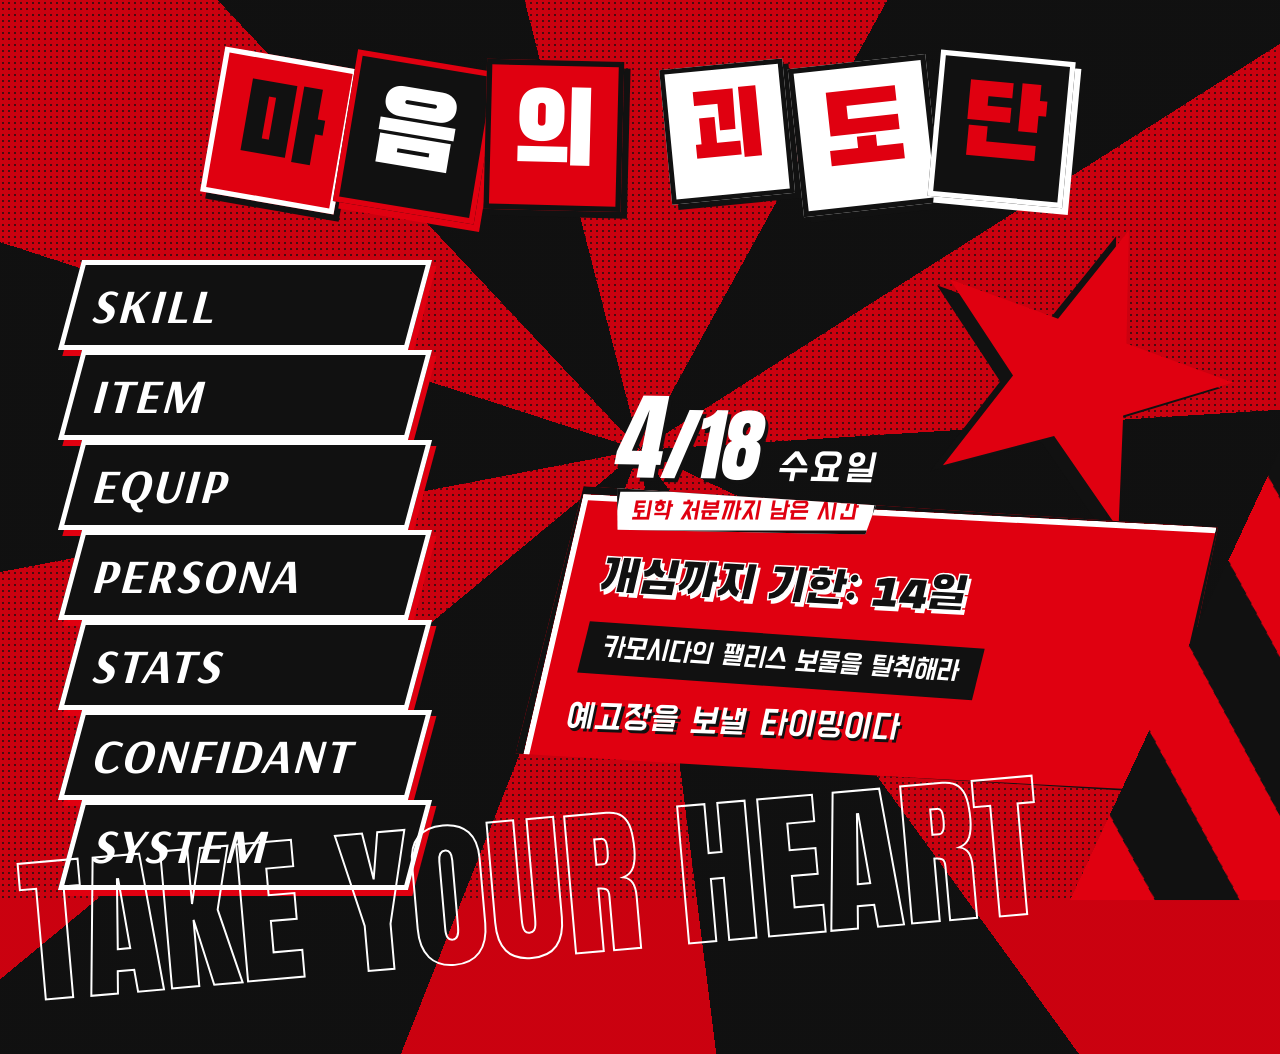
<file: index.html>
<!DOCTYPE html>
<html lang="ko">

<head>
    <meta charset="UTF-8">
    <meta name="viewport" content="width=device-width, initial-scale=1.0">
    <title>페르소나 | PERSONA</title>
    <!-- Fonts -->
    <link
        href="https://fonts.googleapis.com/css2?family=Anton&family=Black+Han+Sans&family=Do+Hyeon&family=Arsenal:ital,wght@0,400;0,700;1,400;1,700&display=swap"
        rel="stylesheet">
    <link rel="stylesheet" href="style.css">
</head>

<body>
    <!-- Transition Overlay -->
    <div class="transition-wipe" id="transition-wipe"></div>

    <!-- Background Elements -->
    <div class="background-rays"></div>
    <div class="halftone-overlay"></div>

    <main class="container">
        <!-- Logo / Title Header -->
        <header class="animate-entrance delay-1">
            <h1 class="ransom-note" id="main-title">마음의 괴도단</h1>
        </header>

        <!-- Dynamic Content Section -->
        <section class="content-panel animate-entrance delay-2">
            <!-- Main Sidebar Menu -->
            <nav class="main-menu">
                <ul>
                    <li class="menu-item"><a href="skill.html" class="nav-link" data-text="Skill">Skill</a></li>
                    <li class="menu-item"><a href="item.html" class="nav-link" data-text="Item">Item</a></li>
                    <li class="menu-item"><a href="equip.html" class="nav-link" data-text="Equip">Equip</a></li>
                    <li class="menu-item"><a href="persona.html" class="nav-link" data-text="Persona">Persona</a></li>
                    <li class="menu-item"><a href="stats.html" class="nav-link" data-text="Stats">Stats</a></li>
                    <li class="menu-item"><a href="confidant.html" class="nav-link" data-text="Confidant">Confidant</a>
                    </li>
                    <li class="menu-item"><a href="system.html" class="nav-link" data-text="System">System</a></li>
                </ul>
            </nav>

            <div class="info-box">
                <div class="date-container">
                    <span class="month">4</span>/<span class="day">18</span> <span class="weekday">수요일</span>
                </div>
                <div class="alert-box">
                    <div class="alert-label">퇴학 처분까지 남은 시간</div>
                    <div class="alert-title">개심까지 기한: 14일</div>
                    <div class="alert-subtitle">카모시다의 팰리스 보물을 탈취해라</div>
                    <div class="alert-action">예고장을 보낼 타이밍이다</div>
                </div>
            </div>
        </section>

        <!-- Animated visual elements -->
        <div class="decorative-star animate-entrance delay-3">★</div>
        <div class="decorative-text animate-entrance delay-4">TAKE YOUR HEART</div>
    </main>

    <script src="script.js"></script>
</body>

</html>
</file>
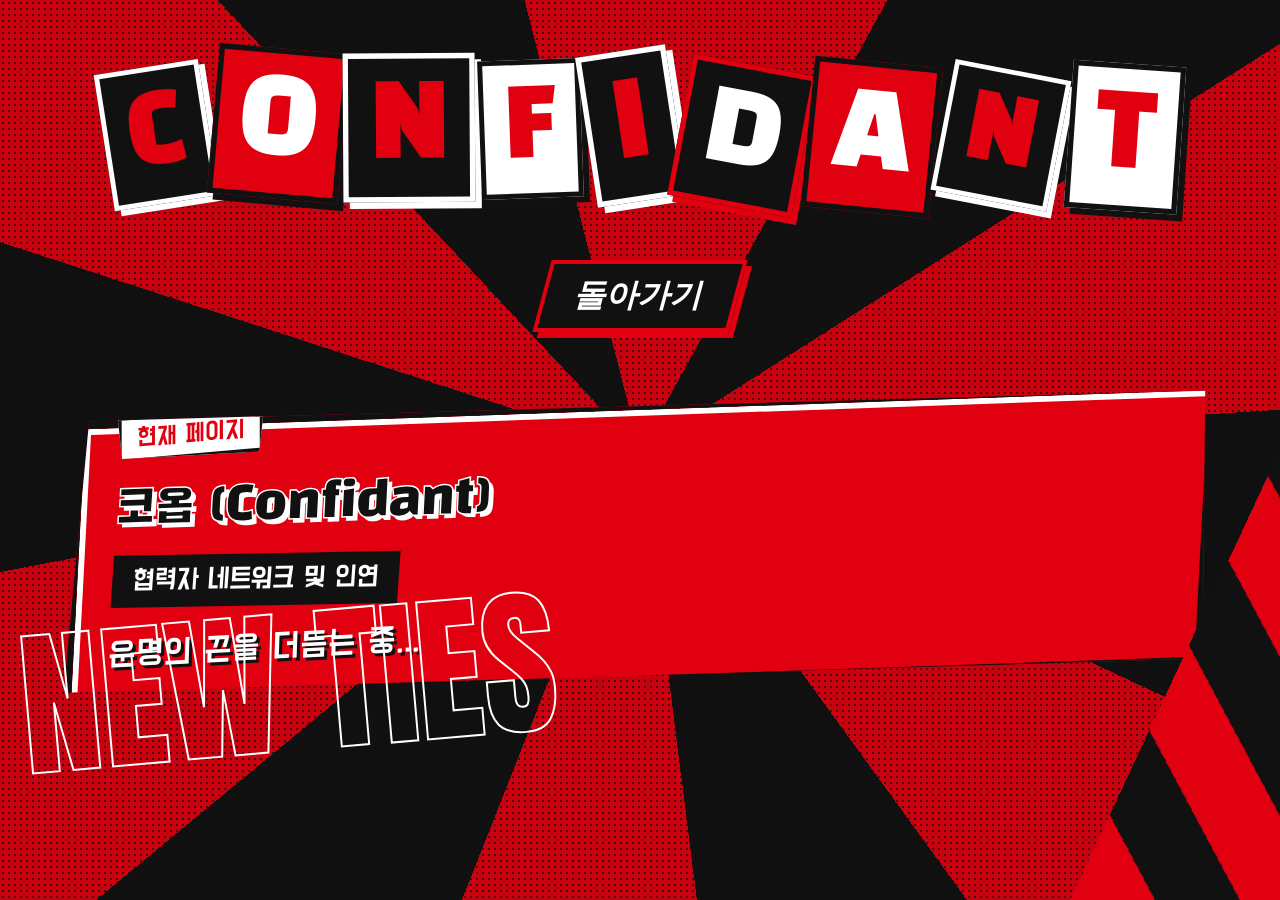
<file: confidant.html>
<!DOCTYPE html>
<html lang="ko">

<head>
    <meta charset="UTF-8">
    <meta name="viewport" content="width=device-width, initial-scale=1.0">
    <title>Confidant | 페르소나</title>
    <link
        href="https://fonts.googleapis.com/css2?family=Anton&family=Black+Han+Sans&family=Do+Hyeon&family=Arsenal:ital,wght@0,400;0,700;1,400;1,700&display=swap"
        rel="stylesheet">
    <link rel="stylesheet" href="style.css">
</head>

<body>
    <div class="transition-wipe" id="transition-wipe"></div>
    <div class="background-rays"></div>
    <div class="halftone-overlay"></div>

    <main class="container">
        <header class="animate-entrance delay-1">
            <h1 class="ransom-note" id="main-title">CONFIDANT</h1>
        </header>

        <section class="content-panel animate-entrance delay-2"
            style="justify-content: center; flex-direction: column; align-items: center; gap: 40px; margin-top: 50px;">
            <a href="index.html" class="back-link">돌아가기</a>
            <div class="info-box" style="transform: rotate(-2deg) skewX(-5deg); width: 100%;">
                <div class="alert-box">
                    <div class="alert-label">현재 페이지</div>
                    <div class="alert-title">코옵 (Confidant)</div>
                    <div class="alert-subtitle">협력자 네트워크 및 인연</div>
                    <div class="alert-action">운명의 끈을 더듬는 중...</div>
                </div>
            </div>
        </section>

        <div class="decorative-star animate-entrance delay-3"
            style="font-size: 15rem; bottom: 10%; right: 10%; top: auto;">★</div>
        <div class="decorative-text animate-entrance delay-4">NEW TIES</div>
    </main>

    <script src="script.js"></script>
</body>

</html>
</file>
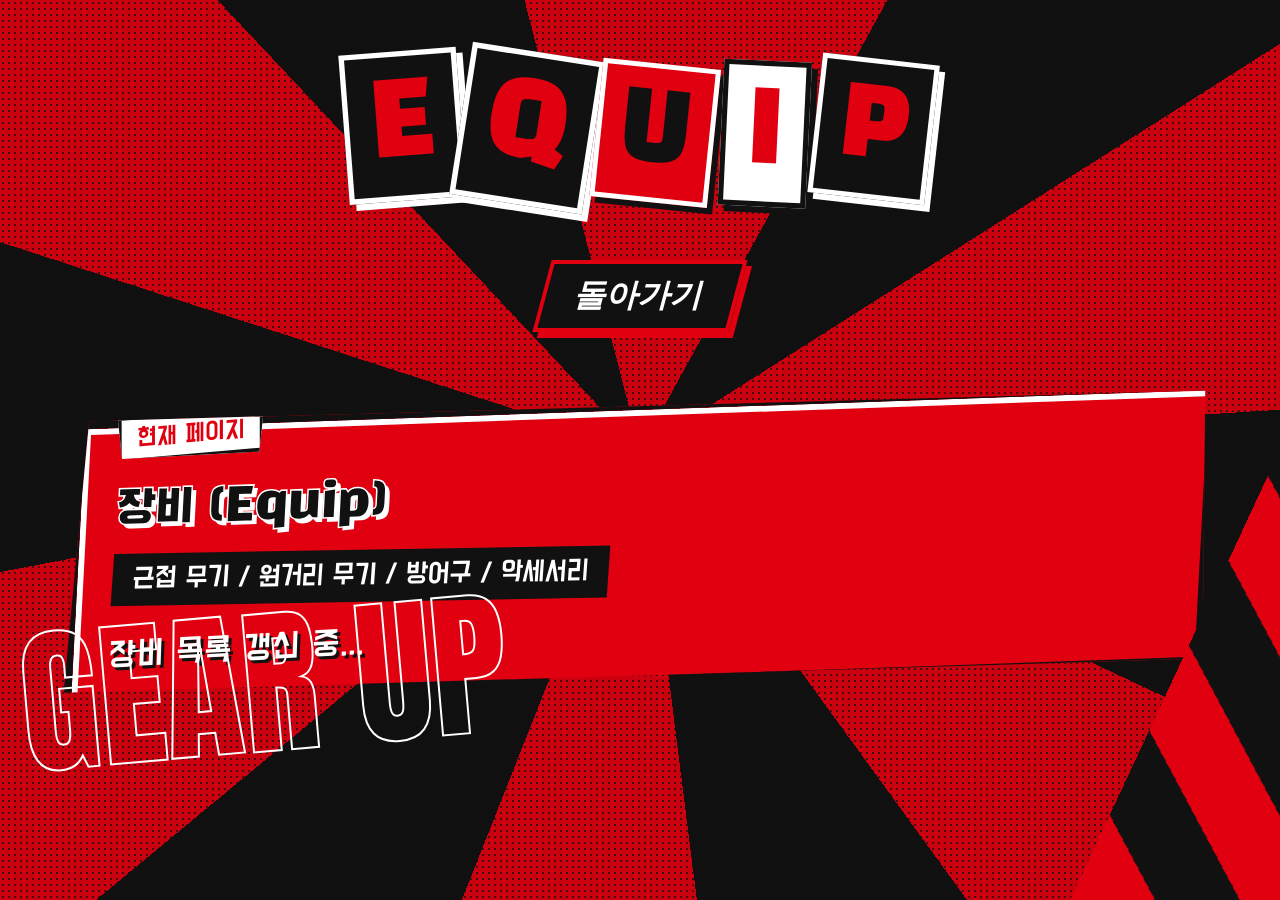
<file: equip.html>
<!DOCTYPE html>
<html lang="ko">

<head>
    <meta charset="UTF-8">
    <meta name="viewport" content="width=device-width, initial-scale=1.0">
    <title>Equip | 페르소나</title>
    <link
        href="https://fonts.googleapis.com/css2?family=Anton&family=Black+Han+Sans&family=Do+Hyeon&family=Arsenal:ital,wght@0,400;0,700;1,400;1,700&display=swap"
        rel="stylesheet">
    <link rel="stylesheet" href="style.css">
</head>

<body>
    <div class="transition-wipe" id="transition-wipe"></div>
    <div class="background-rays"></div>
    <div class="halftone-overlay"></div>

    <main class="container">
        <header class="animate-entrance delay-1">
            <h1 class="ransom-note" id="main-title">EQUIP</h1>
        </header>

        <section class="content-panel animate-entrance delay-2"
            style="justify-content: center; flex-direction: column; align-items: center; gap: 40px; margin-top: 50px;">
            <a href="index.html" class="back-link">돌아가기</a>
            <div class="info-box" style="transform: rotate(-2deg) skewX(-5deg); width: 100%;">
                <div class="alert-box">
                    <div class="alert-label">현재 페이지</div>
                    <div class="alert-title">장비 (Equip)</div>
                    <div class="alert-subtitle">근접 무기 / 원거리 무기 / 방어구 / 악세서리</div>
                    <div class="alert-action">장비 목록 갱신 중...</div>
                </div>
            </div>
        </section>

        <div class="decorative-star animate-entrance delay-3"
            style="font-size: 15rem; bottom: 10%; right: 10%; top: auto;">★</div>
        <div class="decorative-text animate-entrance delay-4">GEAR UP</div>
    </main>

    <script src="script.js"></script>
</body>

</html>
</file>
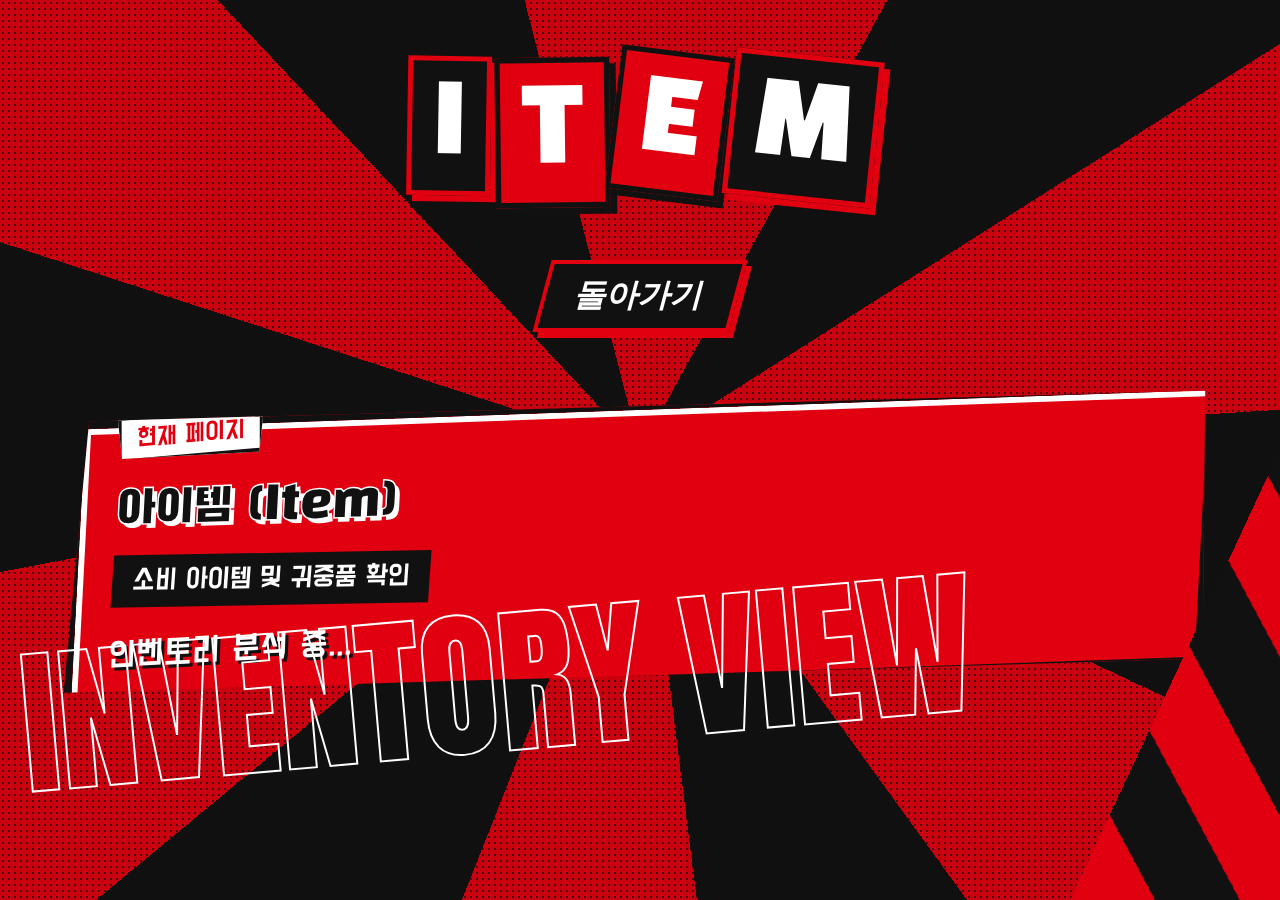
<file: item.html>
<!DOCTYPE html>
<html lang="ko">

<head>
    <meta charset="UTF-8">
    <meta name="viewport" content="width=device-width, initial-scale=1.0">
    <title>Item | 페르소나</title>
    <link
        href="https://fonts.googleapis.com/css2?family=Anton&family=Black+Han+Sans&family=Do+Hyeon&family=Arsenal:ital,wght@0,400;0,700;1,400;1,700&display=swap"
        rel="stylesheet">
    <link rel="stylesheet" href="style.css">
</head>

<body>
    <div class="transition-wipe" id="transition-wipe"></div>
    <div class="background-rays"></div>
    <div class="halftone-overlay"></div>

    <main class="container">
        <header class="animate-entrance delay-1">
            <h1 class="ransom-note" id="main-title">ITEM</h1>
        </header>

        <section class="content-panel animate-entrance delay-2"
            style="justify-content: center; flex-direction: column; align-items: center; gap: 40px; margin-top: 50px;">
            <a href="index.html" class="back-link">돌아가기</a>
            <div class="info-box" style="transform: rotate(-2deg) skewX(-5deg); width: 100%;">
                <div class="alert-box">
                    <div class="alert-label">현재 페이지</div>
                    <div class="alert-title">아이템 (Item)</div>
                    <div class="alert-subtitle">소비 아이템 및 귀중품 확인</div>
                    <div class="alert-action">인벤토리 분석 중...</div>
                </div>
            </div>
        </section>

        <div class="decorative-star animate-entrance delay-3"
            style="font-size: 15rem; bottom: 10%; right: 10%; top: auto;">★</div>
        <div class="decorative-text animate-entrance delay-4">INVENTORY VIEW</div>
    </main>

    <script src="script.js"></script>
</body>

</html>
</file>
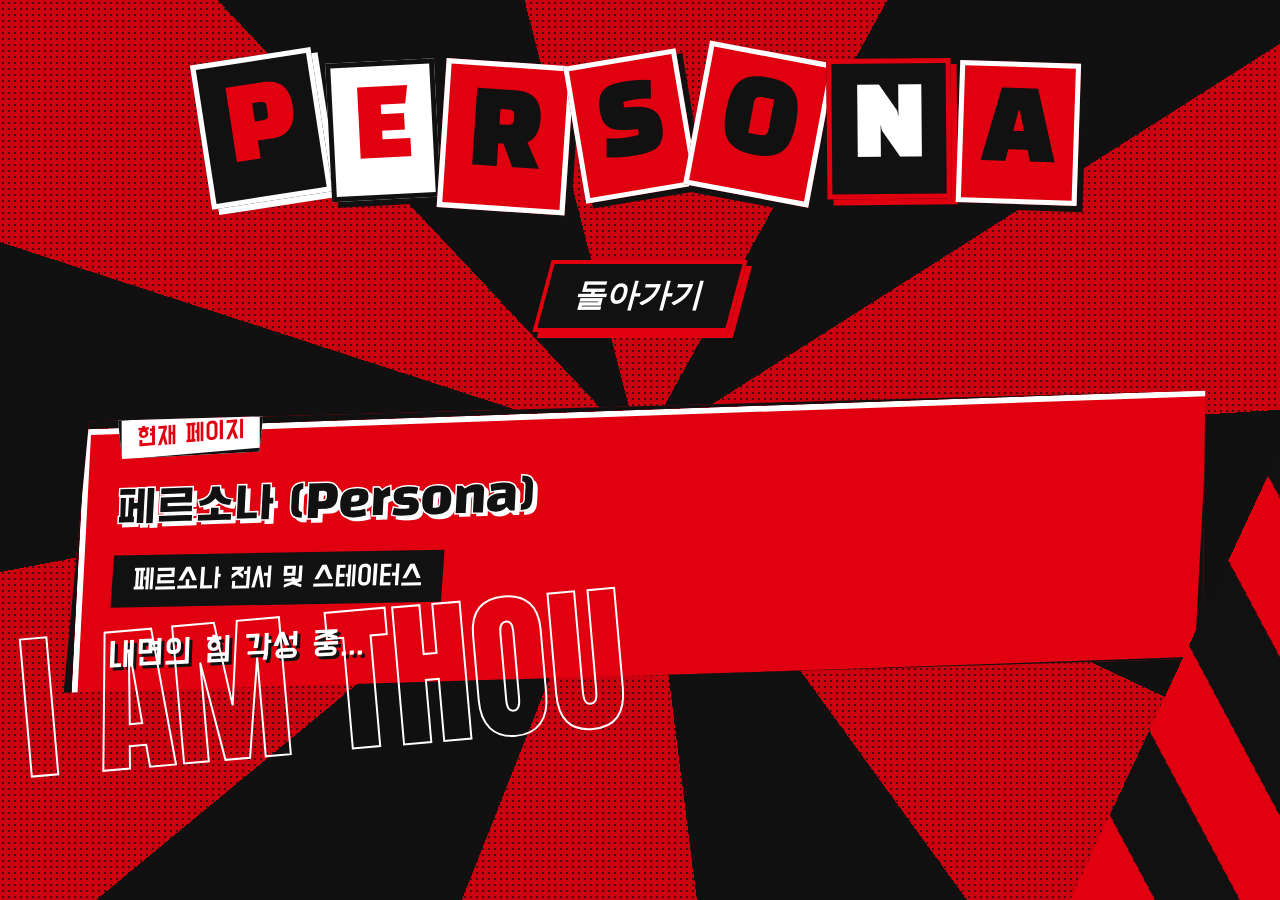
<file: persona.html>
<!DOCTYPE html>
<html lang="ko">

<head>
    <meta charset="UTF-8">
    <meta name="viewport" content="width=device-width, initial-scale=1.0">
    <title>Persona | 페르소나</title>
    <link
        href="https://fonts.googleapis.com/css2?family=Anton&family=Black+Han+Sans&family=Do+Hyeon&family=Arsenal:ital,wght@0,400;0,700;1,400;1,700&display=swap"
        rel="stylesheet">
    <link rel="stylesheet" href="style.css">
</head>

<body>
    <div class="transition-wipe" id="transition-wipe"></div>
    <div class="background-rays"></div>
    <div class="halftone-overlay"></div>

    <main class="container">
        <header class="animate-entrance delay-1">
            <h1 class="ransom-note" id="main-title">PERSONA</h1>
        </header>

        <section class="content-panel animate-entrance delay-2"
            style="justify-content: center; flex-direction: column; align-items: center; gap: 40px; margin-top: 50px;">
            <a href="index.html" class="back-link">돌아가기</a>
            <div class="info-box" style="transform: rotate(-2deg) skewX(-5deg); width: 100%;">
                <div class="alert-box">
                    <div class="alert-label">현재 페이지</div>
                    <div class="alert-title">페르소나 (Persona)</div>
                    <div class="alert-subtitle">페르소나 전서 및 스테이터스</div>
                    <div class="alert-action">내면의 힘 각성 중...</div>
                </div>
            </div>
        </section>

        <div class="decorative-star animate-entrance delay-3"
            style="font-size: 15rem; bottom: 10%; right: 10%; top: auto;">★</div>
        <div class="decorative-text animate-entrance delay-4">I AM THOU</div>
    </main>

    <script src="script.js"></script>
</body>

</html>
</file>
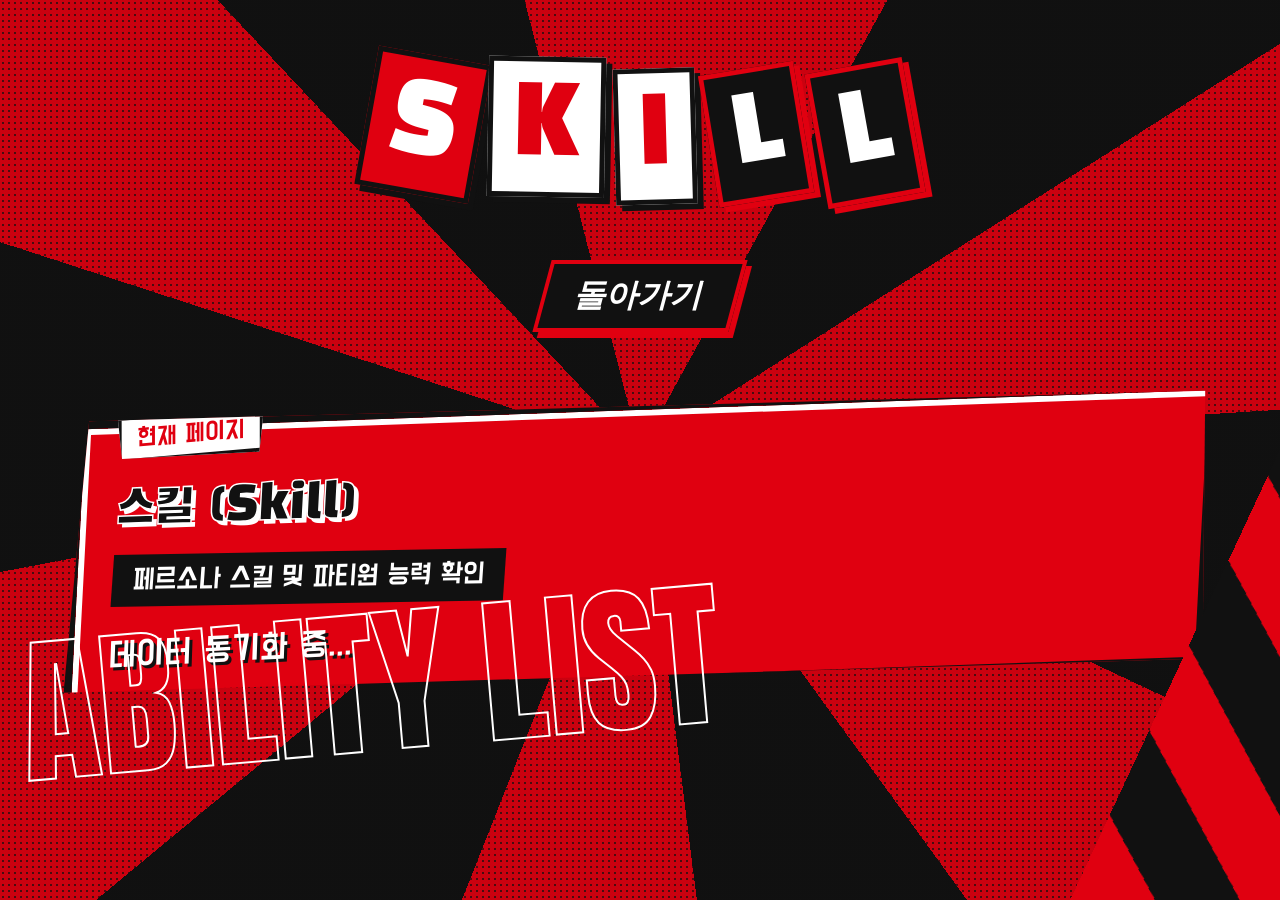
<file: skill.html>
<!DOCTYPE html>
<html lang="ko">

<head>
    <meta charset="UTF-8">
    <meta name="viewport" content="width=device-width, initial-scale=1.0">
    <title>Skill | 페르소나</title>
    <link
        href="https://fonts.googleapis.com/css2?family=Anton&family=Black+Han+Sans&family=Do+Hyeon&family=Arsenal:ital,wght@0,400;0,700;1,400;1,700&display=swap"
        rel="stylesheet">
    <link rel="stylesheet" href="style.css">
</head>

<body>
    <div class="transition-wipe" id="transition-wipe"></div>
    <div class="background-rays"></div>
    <div class="halftone-overlay"></div>

    <main class="container">
        <header class="animate-entrance delay-1">
            <h1 class="ransom-note" id="main-title">SKILL</h1>
        </header>

        <section class="content-panel animate-entrance delay-2"
            style="justify-content: center; flex-direction: column; align-items: center; gap: 40px; margin-top: 50px;">
            <a href="index.html" class="back-link">돌아가기</a>
            <div class="info-box" style="transform: rotate(-2deg) skewX(-5deg); width: 100%;">
                <div class="alert-box">
                    <div class="alert-label">현재 페이지</div>
                    <div class="alert-title">스킬 (Skill)</div>
                    <div class="alert-subtitle">페르소나 스킬 및 파티원 능력 확인</div>
                    <div class="alert-action">데이터 동기화 중...</div>
                </div>
            </div>
        </section>

        <div class="decorative-star animate-entrance delay-3"
            style="font-size: 15rem; bottom: 10%; right: 10%; top: auto;">★</div>
        <div class="decorative-text animate-entrance delay-4">ABILITY LIST</div>
    </main>

    <script src="script.js"></script>
</body>

</html>
</file>
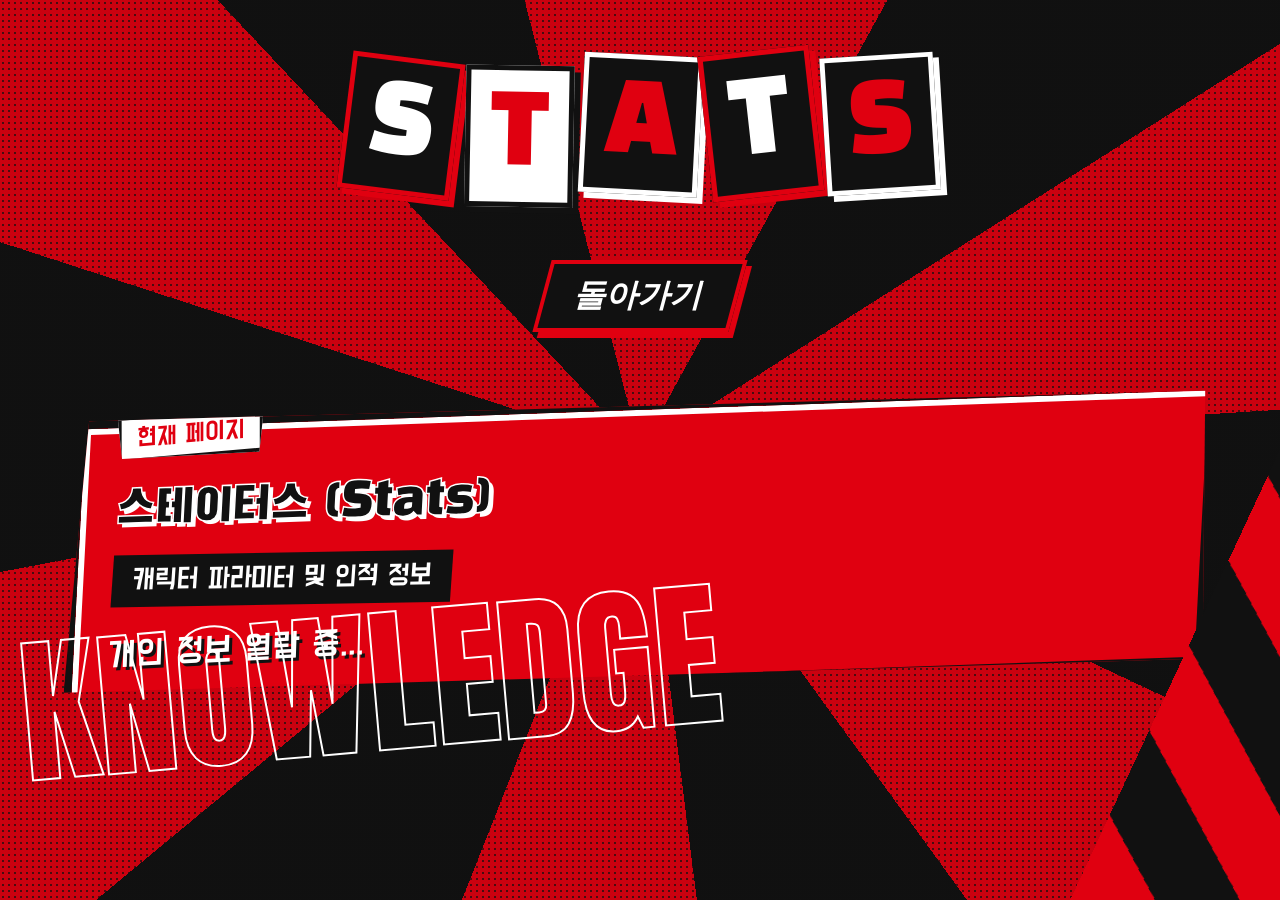
<file: stats.html>
<!DOCTYPE html>
<html lang="ko">

<head>
    <meta charset="UTF-8">
    <meta name="viewport" content="width=device-width, initial-scale=1.0">
    <title>Stats | 페르소나</title>
    <link
        href="https://fonts.googleapis.com/css2?family=Anton&family=Black+Han+Sans&family=Do+Hyeon&family=Arsenal:ital,wght@0,400;0,700;1,400;1,700&display=swap"
        rel="stylesheet">
    <link rel="stylesheet" href="style.css">
</head>

<body>
    <div class="transition-wipe" id="transition-wipe"></div>
    <div class="background-rays"></div>
    <div class="halftone-overlay"></div>

    <main class="container">
        <header class="animate-entrance delay-1">
            <h1 class="ransom-note" id="main-title">STATS</h1>
        </header>

        <section class="content-panel animate-entrance delay-2"
            style="justify-content: center; flex-direction: column; align-items: center; gap: 40px; margin-top: 50px;">
            <a href="index.html" class="back-link">돌아가기</a>
            <div class="info-box" style="transform: rotate(-2deg) skewX(-5deg); width: 100%;">
                <div class="alert-box">
                    <div class="alert-label">현재 페이지</div>
                    <div class="alert-title">스테이터스 (Stats)</div>
                    <div class="alert-subtitle">캐릭터 파라미터 및 인적 정보</div>
                    <div class="alert-action">개인 정보 열람 중...</div>
                </div>
            </div>
        </section>

        <div class="decorative-star animate-entrance delay-3"
            style="font-size: 15rem; bottom: 10%; right: 10%; top: auto;">★</div>
        <div class="decorative-text animate-entrance delay-4">KNOWLEDGE</div>
    </main>

    <script src="script.js"></script>
</body>

</html>
</file>
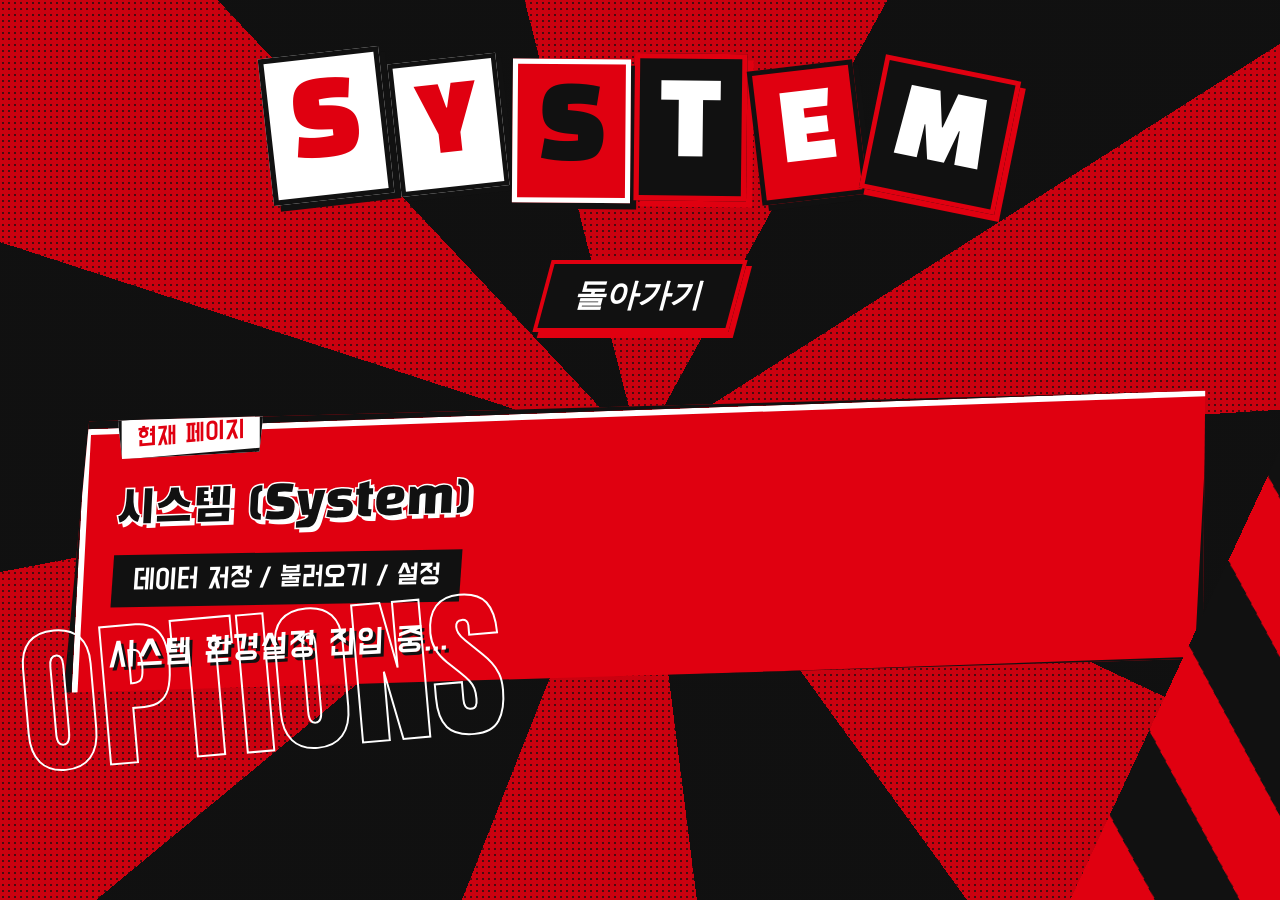
<file: system.html>
<!DOCTYPE html>
<html lang="ko">

<head>
    <meta charset="UTF-8">
    <meta name="viewport" content="width=device-width, initial-scale=1.0">
    <title>System | 페르소나</title>
    <link
        href="https://fonts.googleapis.com/css2?family=Anton&family=Black+Han+Sans&family=Do+Hyeon&family=Arsenal:ital,wght@0,400;0,700;1,400;1,700&display=swap"
        rel="stylesheet">
    <link rel="stylesheet" href="style.css">
</head>

<body>
    <div class="transition-wipe" id="transition-wipe"></div>
    <div class="background-rays"></div>
    <div class="halftone-overlay"></div>

    <main class="container">
        <header class="animate-entrance delay-1">
            <h1 class="ransom-note" id="main-title">SYSTEM</h1>
        </header>

        <section class="content-panel animate-entrance delay-2"
            style="justify-content: center; flex-direction: column; align-items: center; gap: 40px; margin-top: 50px;">
            <a href="index.html" class="back-link">돌아가기</a>
            <div class="info-box" style="transform: rotate(-2deg) skewX(-5deg); width: 100%;">
                <div class="alert-box">
                    <div class="alert-label">현재 페이지</div>
                    <div class="alert-title">시스템 (System)</div>
                    <div class="alert-subtitle">데이터 저장 / 불러오기 / 설정</div>
                    <div class="alert-action">시스템 환경설정 진입 중...</div>
                </div>
            </div>
        </section>

        <div class="decorative-star animate-entrance delay-3"
            style="font-size: 15rem; bottom: 10%; right: 10%; top: auto;">★</div>
        <div class="decorative-text animate-entrance delay-4">OPTIONS</div>
    </main>

    <script src="script.js"></script>
</body>

</html>
</file>
<file: style.css>
:root {
    --p5-red: #E00010;
    /* 강렬한 빨강 */
    --p5-black: #111111;
    /* 거의 완전한 검정 */
    --p5-white: #FFFFFF;
    /* 흰색 */
}

* {
    margin: 0;
    padding: 0;
    box-sizing: border-box;
    cursor: default;
}

body {
    background-color: var(--p5-black);
    color: var(--p5-white);
    font-family: 'Black Han Sans', 'Do Hyeon', 'Anton', sans-serif;
    overflow-x: hidden;
    position: relative;
    min-height: 100vh;
}

/* Background effects */
.background-rays {
    position: fixed;
    top: 50%;
    left: 50%;
    width: 200vw;
    height: 200vh;
    transform: translate(-50%, -50%);
    background: repeating-conic-gradient(var(--p5-red) 0% 8%,
            var(--p5-black) 8% 16%);
    z-index: -2;
    opacity: 0.9;
    animation: rotateRays 90s linear infinite;
}

@keyframes rotateRays {
    from {
        transform: translate(-50%, -50%) rotate(0deg);
    }

    to {
        transform: translate(-50%, -50%) rotate(360deg);
    }
}

.halftone-overlay {
    position: fixed;
    top: 0;
    left: 0;
    width: 100vw;
    height: 100vh;
    background-image: radial-gradient(var(--p5-black) 25%, transparent 25%);
    background-size: 6px 6px;
    background-position: 0 0, 3px 3px;
    z-index: -1;
    opacity: 0.7;
}

.container {
    max-width: 1400px;
    margin: 0 auto;
    padding: 40px 20px;
    position: relative;
    z-index: 10;
}

/* Ransom Note Header */
header {
    text-align: center;
    margin-bottom: 60px;
    margin-top: 20px;
}

.ransom-note {
    display: flex;
    justify-content: center;
    align-items: center;
    gap: 8px;
    font-size: 6rem;
    font-weight: 400;
    /* Black Han Sans is already bold */
}

.char-box {
    display: inline-block;
    padding: 5px 20px;
    text-transform: uppercase;
    font-family: 'Black Han Sans', sans-serif;
    letter-spacing: -1px;
    transition: transform 0.1s cubic-bezier(0.175, 0.885, 0.32, 1.275);
    user-select: none;
}

.char-box:hover {
    transform: scale(1.15) rotate(0deg) !important;
    z-index: 20;
    cursor: pointer;
}

/* Flex Container for Menu + Info Box */
.content-panel {
    display: flex;
    justify-content: space-between;
    align-items: center;
    padding: 0 50px;
}

/* Menu */
.main-menu {
    position: relative;
    width: 350px;
    display: flex;
    flex-direction: column;
    gap: 12px;
}

.menu-item {
    list-style: none;
    position: relative;
    transform: skewX(-15deg);
    transition: transform 0.1s ease;
}

.menu-item a {
    display: block;
    background-color: var(--p5-black);
    color: var(--p5-white);
    text-decoration: none;
    padding: 10px 20px;
    font-size: 3rem;
    font-family: 'Arsenal', 'Anton', sans-serif;
    font-weight: 700;
    text-transform: uppercase;
    position: relative;
    border: 5px solid var(--p5-white);
    box-shadow: 6px 6px 0 var(--p5-red);
    overflow: hidden;
    letter-spacing: 2px;
}

.menu-item:hover {
    transform: skewX(-18deg) translateX(40px) scale(1.1);
    z-index: 10;
}

.menu-item:hover a {
    background-color: var(--p5-red);
    color: var(--p5-white);
    border-color: var(--p5-black);
    box-shadow: 6px 6px 0 var(--p5-white);
    animation: p5HoverShake 0.1s infinite alternate;
    cursor: pointer;
}

@keyframes p5HoverShake {
    0% {
        transform: translate(2px, 2px);
    }

    100% {
        transform: translate(-2px, -1px);
    }
}

/* Info Box (Deadline / Alert UI) */
.info-box {
    width: 650px;
    transform: rotate(3deg) skewX(-10deg);
}

.date-container {
    font-family: 'Anton', 'Do Hyeon', sans-serif;
    font-size: 5rem;
    color: var(--p5-white);
    text-shadow: 4px 4px 0 var(--p5-black);
    margin-bottom: -10px;
    transform: translateX(30px) rotate(-2deg);
}

.date-container .month {
    font-size: 6rem;
}

.date-container .weekday {
    font-size: 2.5rem;
    letter-spacing: 2px;
}

.alert-box {
    background-color: var(--p5-red);
    border: 8px solid var(--p5-black);
    box-shadow: 15px 15px 0 var(--p5-black), inset 6px 6px 0 var(--p5-white);
    padding: 25px 35px;
    color: var(--p5-black);
    clip-path: polygon(1% 0%, 99% 3%, 100% 98%, 0% 96%);
    /* jagged edges */
}

.alert-label {
    background-color: var(--p5-white);
    color: var(--p5-red);
    display: inline-block;
    padding: 4px 15px;
    font-size: 1.6rem;
    font-family: 'Do Hyeon', sans-serif;
    transform: rotate(-3deg) translateY(-40px);
    border: 4px solid var(--p5-black);
    box-shadow: 4px 4px 0 var(--p5-black);
    clip-path: polygon(0 0, 100% 10%, 97% 100%, 3% 90%);
}

.alert-title {
    font-size: 3rem;
    font-family: 'Black Han Sans', sans-serif;
    color: var(--p5-black);
    -webkit-text-stroke: 1.5px var(--p5-white);
    text-shadow: 4px 4px 0 var(--p5-white);
    line-height: 1.1;
    margin-top: -15px;
    letter-spacing: -1px;
}

.alert-subtitle {
    background-color: var(--p5-black);
    color: var(--p5-white);
    display: inline-block;
    padding: 8px 20px;
    font-size: 1.8rem;
    margin-top: 20px;
    font-family: 'Do Hyeon', sans-serif;
    transform: rotate(1deg);
    box-shadow: 3px 3px 0 var(--p5-red);
}

.alert-action {
    color: var(--p5-white);
    font-size: 2.2rem;
    text-transform: uppercase;
    font-family: 'Do Hyeon', sans-serif;
    margin-top: 15px;
    letter-spacing: 1px;
    text-shadow: 3px 3px 0 var(--p5-black);
    transform: rotate(-1deg);
}

/* Decorative visual pieces */
.decorative-star {
    position: absolute;
    right: 5%;
    top: 15%;
    font-size: 25rem;
    color: var(--p5-red);
    text-shadow: -10px 10px 0 var(--p5-black);
    opacity: 0.6;
    z-index: -1;
    transform: rotate(20deg);
    animation: starPulse 2.5s infinite alternate ease-in-out;
}

@keyframes starPulse {
    0% {
        transform: rotate(15deg) scale(0.95);
        opacity: 0.5;
    }

    100% {
        transform: rotate(25deg) scale(1.05);
        opacity: 0.8;
    }
}

.decorative-text {
    position: absolute;
    bottom: -80px;
    left: 20px;
    font-size: 10rem;
    font-family: 'Anton', sans-serif;
    color: transparent;
    -webkit-text-stroke: 2px var(--p5-white);
    opacity: 0.2;
    transform: rotate(-5deg);
    white-space: nowrap;
    z-index: 5;
    pointer-events: none;
}

/* --- Page Transition & Entrance --- */
.transition-wipe {
    position: fixed;
    top: 0;
    left: -20vw;
    width: 140vw;
    height: 100vh;
    background: repeating-linear-gradient(45deg, var(--p5-red), var(--p5-red) 60px, var(--p5-black) 60px, var(--p5-black) 120px);
    z-index: 9999;
    transform: translateX(0vw) skewX(-25deg);
    /* 초기에는 화면을 덮고 있음 */
    pointer-events: none;
    transition: transform 0.6s cubic-bezier(0.8, 0, 0.2, 1);
}

body.loaded .transition-wipe {
    transform: translateX(120vw) skewX(-25deg);
    /* 우측으로 치워짐 */
}

.animate-entrance {
    opacity: 0;
    transform: translateY(40px) scale(0.95) skewX(-5deg);
    transition: all 0.5s cubic-bezier(0.175, 0.885, 0.32, 1.275);
}

.animate-entrance.entered {
    opacity: 1;
    transform: translateY(0) scale(1) skewX(0deg);
}

/* 기존 Transform을 가지고 있는 요소들은 특별 처리 */
.decorative-star.animate-entrance {
    transform: translateY(100px) rotate(0deg);
}

.decorative-star.animate-entrance.entered {
    transform: rotate(20deg);
}

.decorative-text.animate-entrance {
    transform: translateY(50px) rotate(0deg);
}

.decorative-text.animate-entrance.entered {
    transform: rotate(-5deg);
}

.delay-1 {
    transition-delay: 0.3s;
}

.delay-2 {
    transition-delay: 0.4s;
}

.delay-3 {
    transition-delay: 0.5s;
}

.delay-4 {
    transition-delay: 0.6s;
}

/* 뒤로가기 링크 공통 스타일 */
.back-link {
    display: inline-block;
    color: var(--p5-white);
    background-color: var(--p5-black);
    border: 4px solid var(--p5-red);
    padding: 10px 30px;
    font-size: 2rem;
    font-family: 'Arsenal', sans-serif;
    font-weight: bold;
    text-transform: uppercase;
    text-decoration: none;
    transform: skewX(-15deg);
    box-shadow: 6px 6px 0 var(--p5-red);
    transition: all 0.1s;
    margin-bottom: 30px;
}

.back-link:hover {
    background-color: var(--p5-red);
    color: var(--p5-black);
    border-color: var(--p5-white);
    box-shadow: 6px 6px 0 var(--p5-white);
    transform: skewX(-20deg) scale(1.1);
    animation: p5HoverShake 0.1s infinite alternate;
}

/* --- Mobile Optimization --- */
@media screen and (max-width: 768px) {
    .container {
        padding: 15px 5px;
        overflow-x: hidden;
    }

    header {
        margin-bottom: 30px;
        margin-top: 10px;
    }

    .ransom-note {
        font-size: 2.2rem;
        gap: 3px;
        flex-wrap: wrap;
        /* allow wrapping on very small screens */
    }

    .char-box {
        padding: 3px 8px;
    }

    .content-panel {
        flex-direction: column;
        padding: 0 5px;
        gap: 25px;
    }

    .main-menu {
        width: 90%;
        max-width: 320px;
        margin: 0 auto;
    }

    .menu-item {
        transform: skewX(-8deg);
        /* reduce skew on mobile */
    }

    .menu-item a {
        font-size: 1.8rem;
        padding: 6px 12px;
        border-width: 2px;
        box-shadow: 4px 4px 0 var(--p5-red);
        letter-spacing: 1px;
    }

    .menu-item:hover {
        transform: skewX(-10deg) translateX(10px) scale(1.05);
    }

    .menu-item:hover a {
        box-shadow: 4px 4px 0 var(--p5-white);
    }

    .info-box {
        width: 100%;
        max-width: 340px;
        transform: rotate(0) skewX(-2deg);
        /* straighten out */
        margin: 0 auto;
    }

    .date-container {
        font-size: 2.5rem;
        transform: translateX(10px) rotate(-1deg);
        margin-bottom: -5px;
    }

    .date-container .month {
        font-size: 3.5rem;
    }

    .date-container .weekday {
        font-size: 1.4rem;
    }

    .alert-box {
        padding: 15px 15px;
        border-width: 4px;
        box-shadow: 8px 8px 0 var(--p5-black), inset 3px 3px 0 var(--p5-white);
        clip-path: polygon(1% 0%, 99% 2%, 100% 99%, 0% 98%);
    }

    .alert-label {
        font-size: 1.1rem;
        padding: 2px 8px;
        transform: rotate(-2deg) translateY(-22px);
        box-shadow: 2px 2px 0 var(--p5-black);
    }

    .alert-title {
        font-size: 1.8rem;
        margin-top: -10px;
        -webkit-text-stroke: 1px var(--p5-white);
        text-shadow: 2px 2px 0 var(--p5-white);
    }

    .alert-subtitle {
        font-size: 1.2rem;
        padding: 5px 10px;
        margin-top: 10px;
    }

    .alert-action {
        font-size: 1.3rem;
        margin-top: 8px;
        letter-spacing: 0;
    }

    .decorative-star {
        font-size: 8rem;
        right: -10%;
        top: 5%;
        opacity: 0.3;
    }

    .decorative-text {
        font-size: 3rem;
        bottom: 0px;
        left: 50%;
        transform: translateX(-50%) rotate(-5deg);
        opacity: 0.15;
    }

    .back-link {
        font-size: 1.4rem;
        padding: 6px 15px;
        box-shadow: 3px 3px 0 var(--p5-red);
        border-width: 2px;
        transform: skewX(-8deg);
        margin-bottom: 20px;
    }

    .back-link:hover {
        box-shadow: 3px 3px 0 var(--p5-white);
        transform: skewX(-10deg) scale(1.05);
    }

    /* 화면 전환 애니메이션을 화면 밖으로 완전히 치워줍니다 */
    body.loaded .transition-wipe {
        transform: translateX(250vw) skewX(-25deg);
    }
}
</file>
